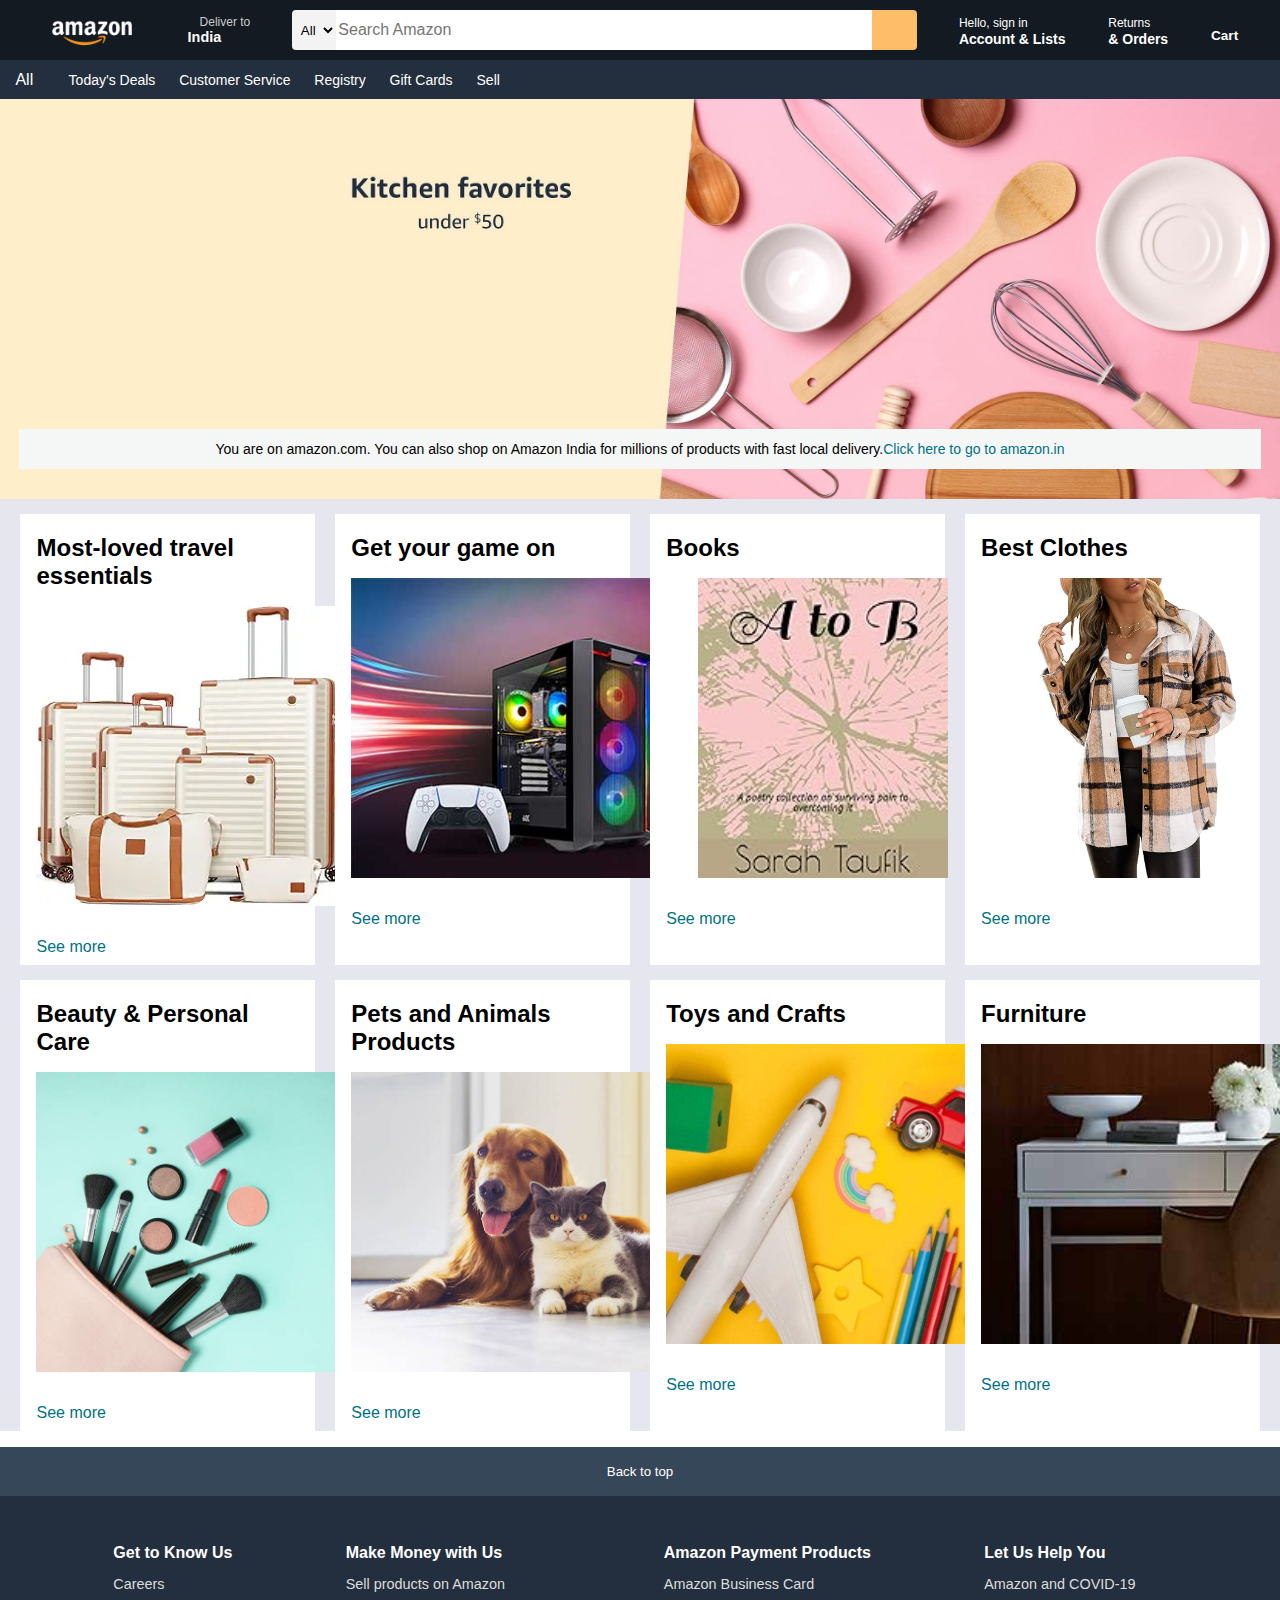
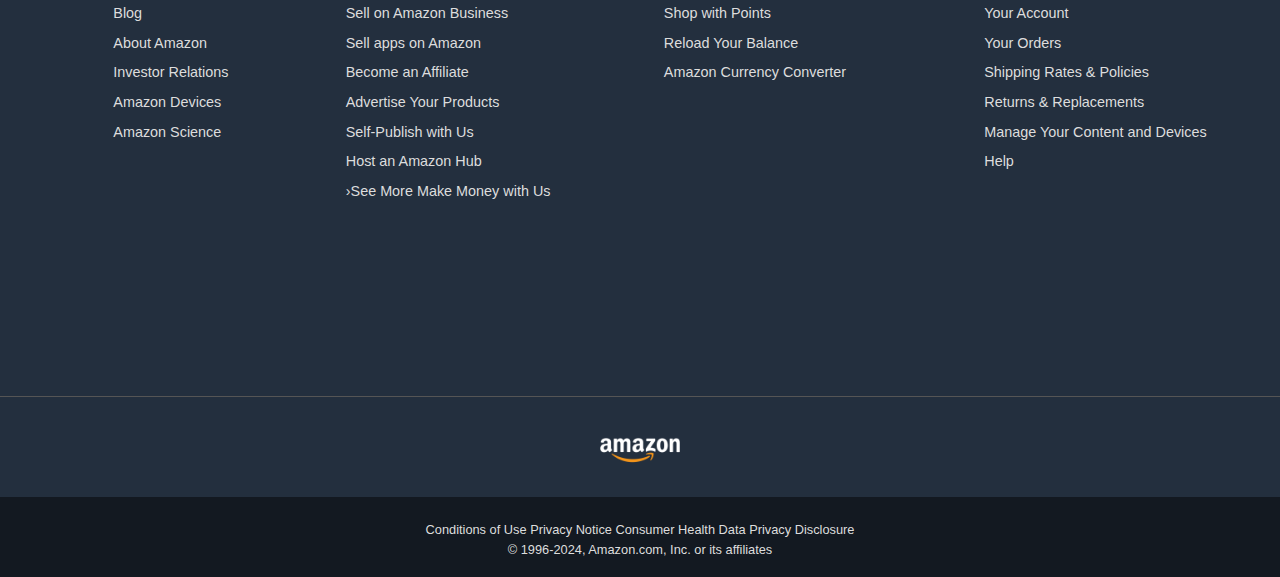
<file: Amazon/index.html>
<!DOCTYPE html>
<html lang="en">
<head>
    <meta charset="UTF-8">
    <meta name="viewport" content="width=device-width, initial-scale=1.0">
    <title>Amazon</title>
    <link rel="stylesheet" href="https://cdnjs.cloudflare.com/ajax/libs/font-awesome/6.6.0/css/all.min.css" integrity="sha512-Kc323vGBEqzTmouAECnVceyQqyqdsSiqLQISBL29aUW4U/M7pSPA/gEUZQqv1cwx4OnYxTxve5UMg5GT6L4JJg==" crossorigin="anonymous" referrerpolicy="no-referrer" />
    <link rel="stylesheet" href="style.css">
</head>
<body>
    <header>
        <div class="navbar">
            <div class="nav-logo border">
                <div class="logo"></div>
            </div>
            <div class="nav-address border">
                <p class="add-first">Deliver to</p>
                <div class="add-icon">
                    <i class="fa-solid fa-location-dot"></i> 
                    <p class="add-second ">India</p> 
                </div>
            </div>
            <div class="nav-search">
                <select class="search-select">
                    <option>All</option>
                </select>
                <input placeholder="Search Amazon" class="search-input">
                <div class="search-icon">
                    <i class="fa-solid fa-magnifying-glass"></i> 
                </div>
            </div>
        
            <div class="nav-signin border">
                <p><span>Hello, sign in</span></p>
                <p class="nav-second">Account & Lists</p>
            </div>

            <div class="nav-return border">
                <p><span>Returns</span></p>
                <p class="nav-second">& Orders</p>
            </div>

            <div class="nav-cart border">
                <i class="fa-solid fa-cart-shopping"></i>
                Cart
            </div>
        </div>

        <div class="panel">
            <div class="panel-all">
                <i class="fa-solid fa-bars"></i>
                All
            </div>
            <div class="panel-ops">
                <p>Today's Deals</p>
                <p>Customer Service</p>
                <p>Registry</p>
                <p>Gift Cards</p>
                <p>Sell</p>
            </div>
        </div>
    </header> 
    <div class="hero-section">
        <div class="hero-msg">
            You are on amazon.com. You can also shop on Amazon India for millions of products with fast local delivery. <a>Click here to go to amazon.in</a>
        </div>
    </div>

    <div class="shop-section">
        <div class="box1 box">
            <div class="box-content">
                <h2>Most-loved travel essentials</h2>
                <div class="box1-img"></div>
                <p>See more</p>
            </div>
        </div>
        <div class="box2 box">
            <div class="box-content">
                <h2>Get your game on</h2>
                <div class="box2-img"></div>
                <p>See more</p>
            </div>
        </div>
        <div class="box3 box">
            <div class="box-content">
                <h2>Books</h2>
                <div class="box3-img"></div>
                <p>See more</p>
            </div>
        </div>
        <div class="box4 box">
            <div class="box-content">
                <h2>Best Clothes</h2>
                <div class="box4-img"></div>
                <p>See more</p>
            </div>
        </div>
        <div class="box5 box">
            <div class="box-content">
                <h2>Beauty & Personal Care</h2>
                <div class="box5-img"></div>
                <p>See more</p>
            </div>
        </div>
        <div class="box6 box">
            <div class="box-content">
                <h2>Pets and Animals Products</h2>
                <div class="box6-img"></div>
                <p>See more</p>
            </div>
        </div>
        <div class="box7 box">
            <div class="box-content">
                <h2>Toys and Crafts</h2>
                <div class="box7-img"></div>
                <p>See more</p>
            </div>
        </div>
        <div class="box8 box">
            <div class="box-content">
                <h2>Furniture</h2>
                <div class="box8-img"></div>
                <p>See more</p>
            </div>
        </div>
    </div>

    <footer>
        <div class="foot-panel1">
            Back to top 
        </div>

        <div class="foot-panel2">
            <ul>
                <p>Get to Know Us</p>
                <a>Careers</a>
                <a>Blog</a>
                <a>About Amazon</a>
                <a>Investor Relations</a>
                <a>Amazon Devices</a>
                <a>Amazon Science</a>
            </ul>
            <ul>
                <p>Make Money with Us</p>
                <a>Sell products on Amazon</a>
                <a>Sell on Amazon Business</a>
                <a>Sell apps on Amazon</a>
                <a>Become an Affiliate</a>
                <a>Advertise Your Products</a>
                <a>Self-Publish with Us</a>
                <a>Host an Amazon Hub</a>
                <a>›See More Make Money with Us</a>
            </ul>
            <ul>
                <p>Amazon Payment Products</p>
                <a>Amazon Business Card</a>
                <a>Shop with Points</a>
                <a>Reload Your Balance</a>
                <a>Amazon Currency Converter</a>
            </ul>
            <ul>
                <p>Let Us Help You</p>
                <a>Amazon and COVID-19</a>
                <a>Your Account</a>
                <a>Your Orders</a>
                <a>Shipping Rates & Policies</a>
                <a>Returns & Replacements</a>
                <a>Manage Your Content and Devices</a>
                <a>Help</a>
            </ul>
        </div>

        <div class="foot-panel3">
            <div class="logo"></div>
        </div>

        <div class="foot-panel4">
            <div class="pages">
                <a>Conditions of Use</a>
                <a>Privacy Notice</a>
                <a>Consumer Health Data Privacy Disclosure</a>
            </div>

            <div class="copyright">
                © 1996-2024, Amazon.com, Inc. or its affiliates
            </div>
        </div>
    </footer>
</body>
</html>
</file>
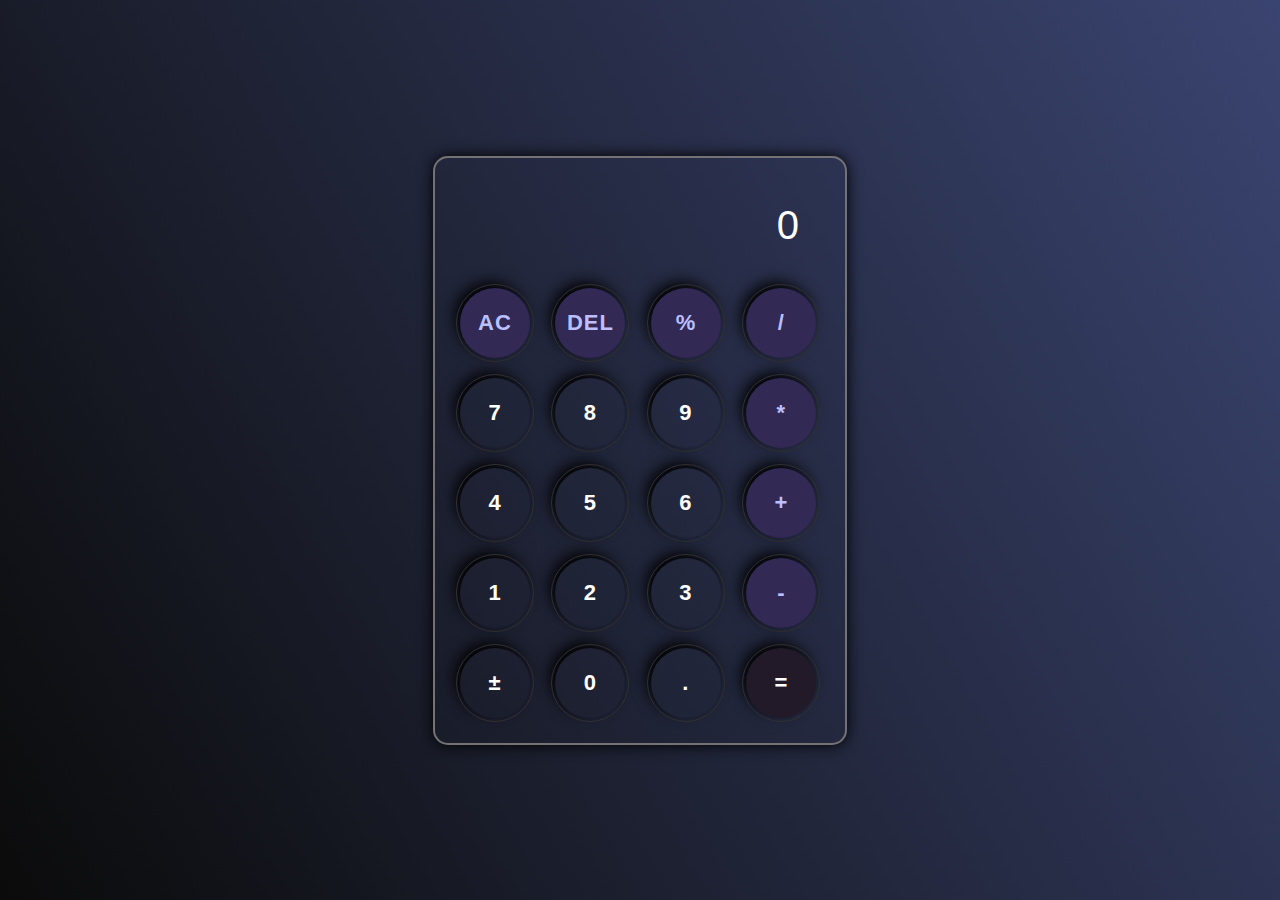
<file: Calculator/index.html>
<!DOCTYPE html>
<html lang="en">
<head>
    <meta charset="UTF-8">
    <meta name="viewport" content="width=device-width, initial-scale=1.0">
    <title>Calculator | CodeSoft</title>
    <link rel="stylesheet" href="style.css">
</head>
<body>
    <div class="calculator">
        <div class="display">
            <input type="text" id="inputBox" value="0" placeholder="0" disabled/>
        </div>
        <div class="row">
            <button type="button" class="opr">AC</button>
            <button type="button" class="opr">DEL</button>
            <button type="button" class="opr">%</button>
            <button type="button" class="opr">/</button>
        </div>
        <div class="row">
            <button type="button">7</button>
            <button type="button">8</button>
            <button type="button">9</button>
            <button type="button" class="opr">*</button>
        </div>
        <div class="row">
            <button type="button">4</button>
            <button type="button">5</button>
            <button type="button">6</button>
            <button type="button" class="opr">+</button>
        </div>
        <div class="row">
            <button type="button">1</button>
            <button type="button">2</button>
            <button type="button">3</button>
            <button type="button" class="opr">-</button>
        </div>
        <div class="row">
            <button type="button" id="plusMinus">&#xB1;</button>
            <button type="button">0</button>
            <button type="button">.</button>
            <button type="button" id="eqBtn">=</button>
        </div>
    </div>

    <script src="app.js"></script>
</body>
</html>
</file>
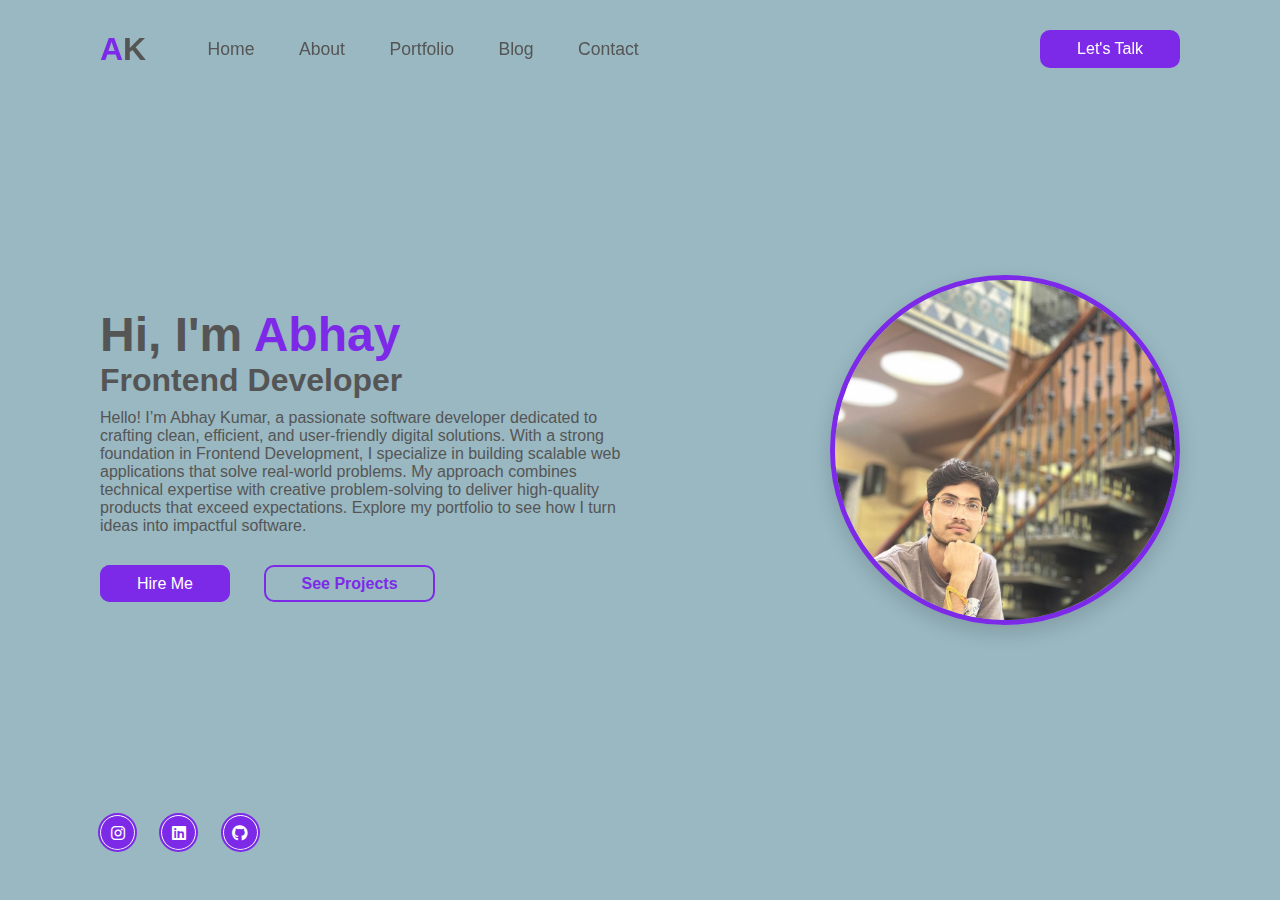
<file: Portfolio/index.html>
<!DOCTYPE html>
<html lang="en">
<head>
    <meta charset="UTF-8">
    <meta http-equiv="X-UA-Compatible" content="IE=edge">
    <meta name="viewport" content="width=device-width, initial-scale=1.0">
    <title>Personal Portfolio</title>
    <link rel="stylesheet" href="https://cdnjs.cloudflare.com/ajax/libs/font-awesome/6.7.2/css/all.min.css">
    <link rel="stylesheet" href="style.css">
    
</head>
<body>
    <header>
        <h2 class="logo"><span>A</span>K</h2>
        <nav class="navigation">
            <a href="#">Home</a>
            <a href="./about.html">About</a>
            <a href="./portfolio.html">Portfolio</a>
            <a href="./blog.html">Blog</a>
            <a href="./contact.html">Contact</a>
        </nav>
        <a href="#" class="btn-talk">Let's Talk</a>
    </header>
    <section class="home">
        <!-- <img src="./back (2).jpg" alt=""> -->
        <div class="content">
            <h2>Hi, I'm <span>Abhay</span></h2>
            <h4>Frontend Developer</h4>
            <p>Hello! I’m Abhay Kumar, a passionate software developer dedicated to crafting clean, efficient, and user-friendly digital solutions. With a strong foundation in Frontend Development, I specialize in building scalable web applications that solve real-world problems. My approach combines technical expertise with creative problem-solving to deliver high-quality products that exceed expectations. Explore my portfolio to see how I turn ideas into impactful software.</p>

            <div class="btn-group">
                <a href="#">Hire Me</a>
                <a href="#">See Projects</a>
            </div>
        </div>

        <div class="social-icons">
            <a href="#"><i class="fa-brands fa-instagram"></i></a>
            <a href="#"><i class="fa-brands fa-linkedin"></i></a>
            <a href="#"><i class="fa-brands fa-github"></i></a>
        </div>
        
        <div class="profile-image">
            <img src="pic.jpg" alt="profile-photo">

        </div>

    </section>
    
</body>
</html>
</file>
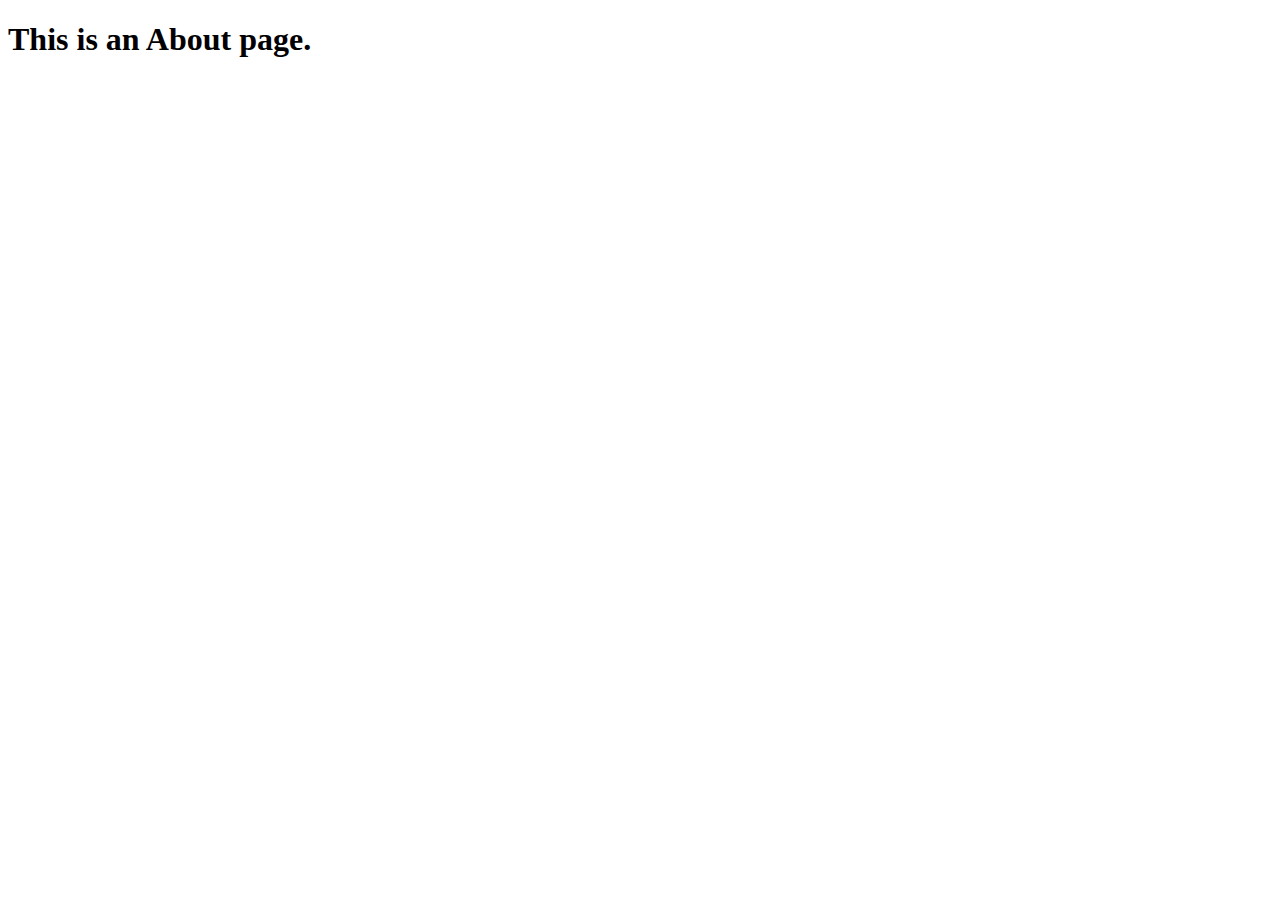
<file: Portfolio/about.html>
<!DOCTYPE html>
<html lang="en">
<head>
    <meta charset="UTF-8">
    <meta name="viewport" content="width=device-width, initial-scale=1.0">
    <title>Document</title>
</head>
<body>
    <h1>This is an About page.</h1>
</body>
</html>
</file>
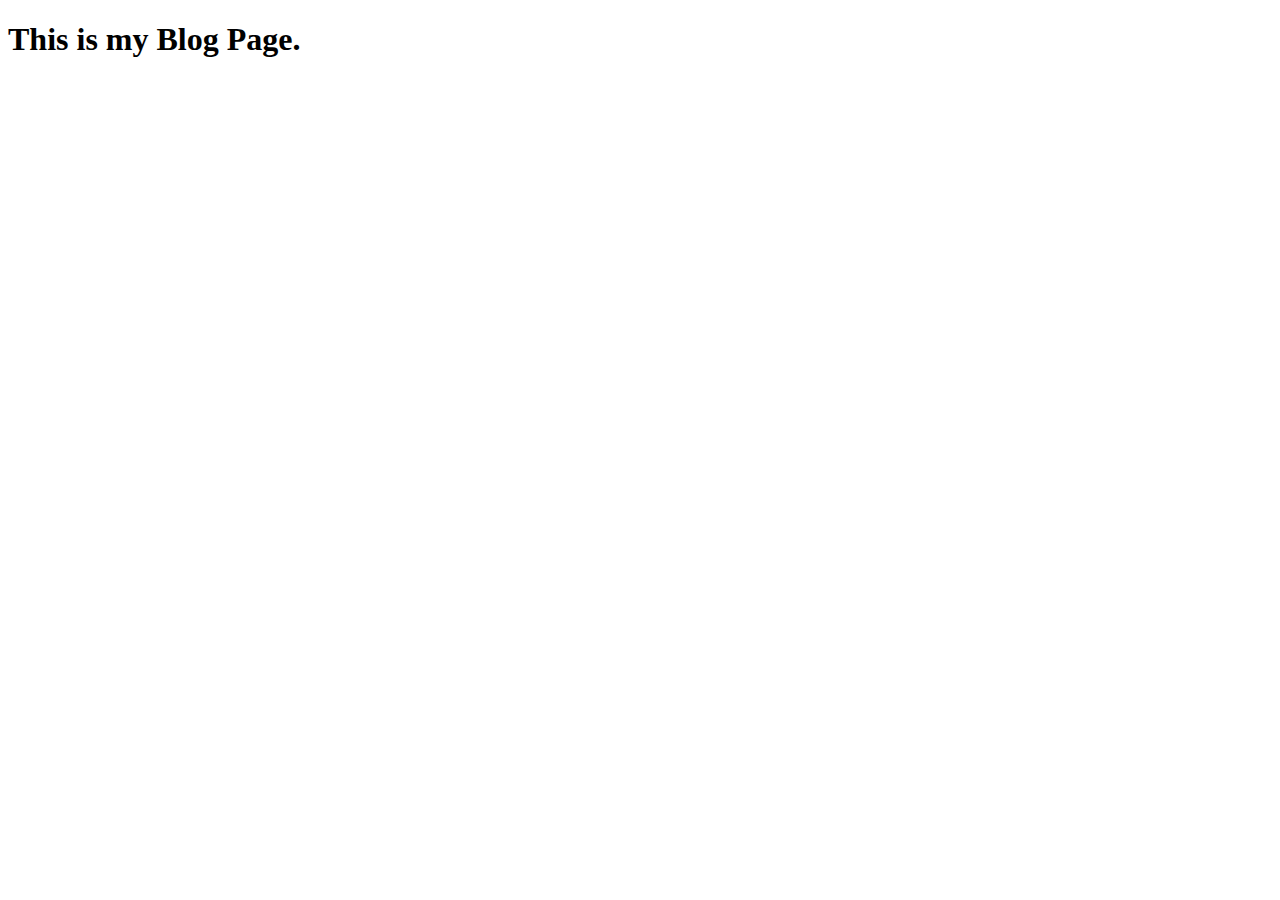
<file: Portfolio/blog.html>
<!DOCTYPE html>
<html lang="en">
<head>
    <meta charset="UTF-8">
    <meta name="viewport" content="width=device-width, initial-scale=1.0">
    <title>Document</title>
</head>
<body>
    <h1>This is my Blog Page.</h1>
</body>
</html>
</file>
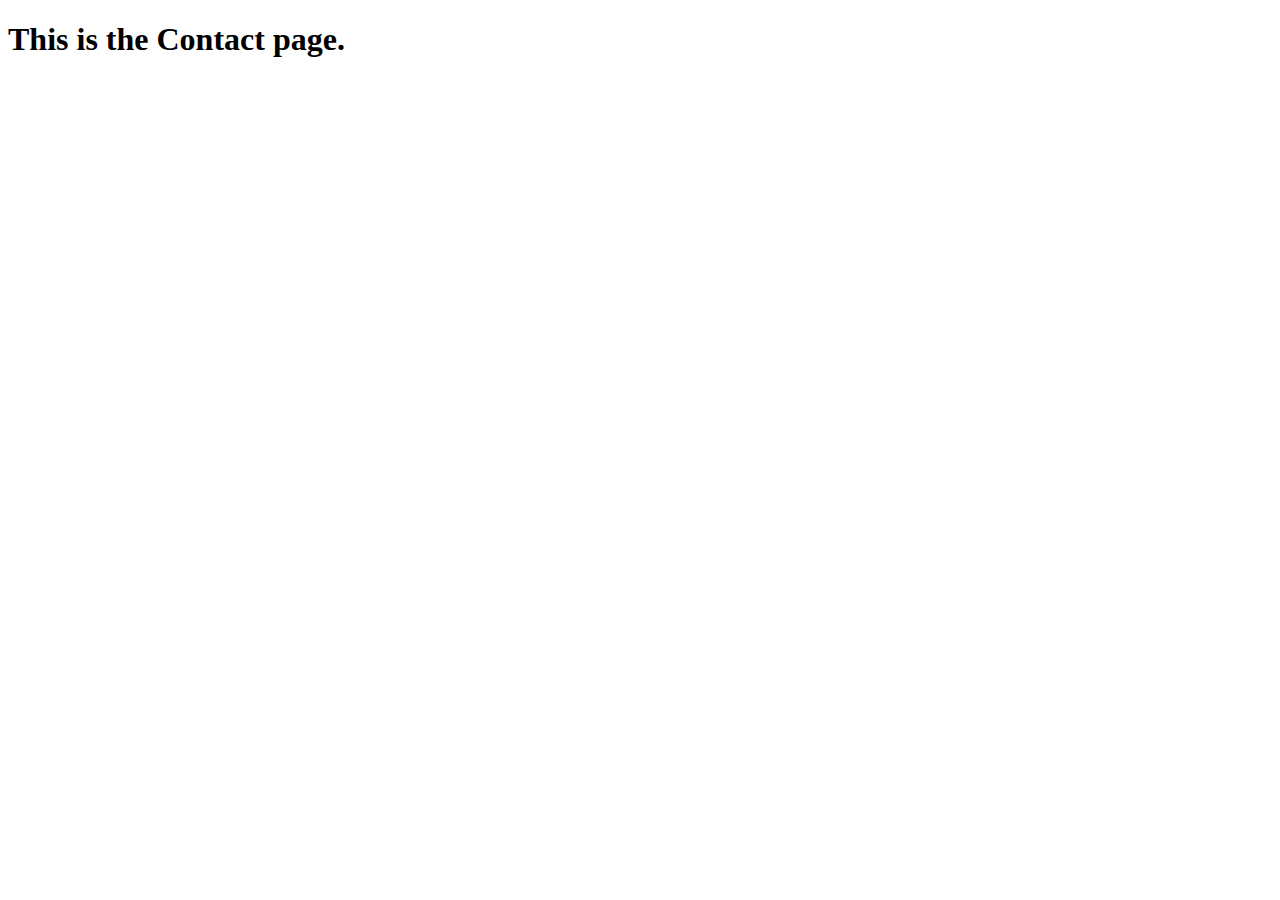
<file: Portfolio/contact.html>
<!DOCTYPE html>
<html lang="en">
<head>
    <meta charset="UTF-8">
    <meta name="viewport" content="width=device-width, initial-scale=1.0">
    <title>Document</title>
</head>
<body>
    <h1>This is the Contact page.</h1>
</body>
</html>
</file>
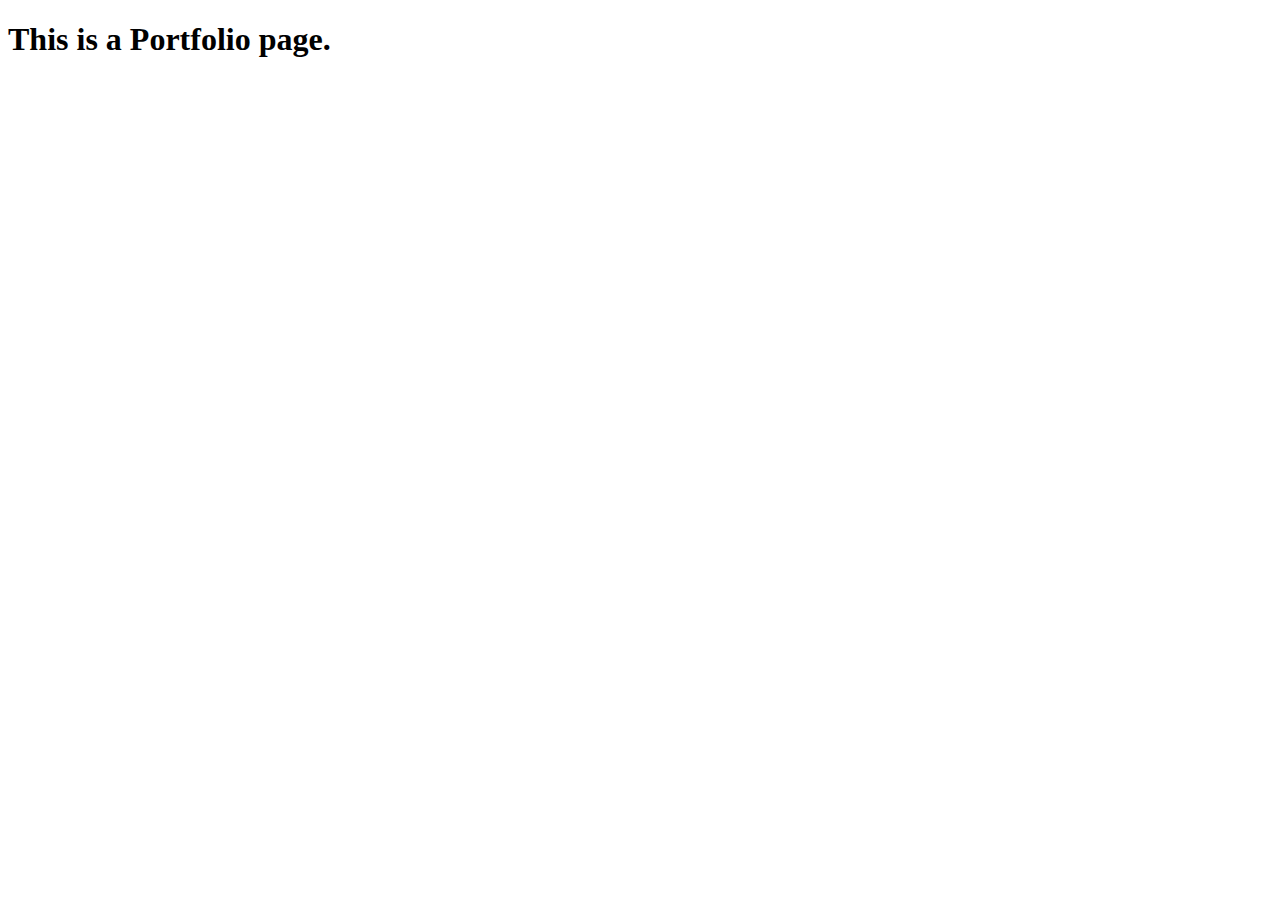
<file: Portfolio/portfolio.html>
<!DOCTYPE html>
<html lang="en">
<head>
    <meta charset="UTF-8">
    <meta name="viewport" content="width=device-width, initial-scale=1.0">
    <title>Document</title>
</head>
<body>
    <h1>This is a Portfolio page.</h1>
</body>
</html>
</file>
<file: Amazon/style.css>
*{
    margin: 0;
    font-family: Arial;
    border: border-box;
}

.navbar{
    height: 60px;
    background-color: #131a22;
    color: white;
    display: flex;
    align-items: center;
    justify-content: space-evenly;
}

.nav-logo{
    height: 50px;
    width: 100px;
}

.logo{
    background-image: url("amazon_logo.png");
    background-size: cover;
    height: 50px;
    width: 100%;
}

.border{
    border: 1.5px solid transparent;
}

.border:hover{
    border: 1.5px solid white;
}

/* box2 */

.add-first{
    color: #cccccc;
    font-size: 0.75rem;
    margin-left: 15px;
}

.add-second{
    font-size: 0.90rem;
    font-weight: 700;
    margin-left: 3px;
}

.add-icon{
    display: flex;
}

/* box3 */

.nav-search{
    display: flex;
    justify-content: space-evenly;
    width: 625px;
    height: 40px;
    border-radius: 4px;
    border: none;
}

.nav-search:hover{ 
    border: 3px solid #f08804;
    border-radius: 4px;
}

.search-select{
    background-color: #f3f3f3;
    width: 52px;
    text-align: center;
    border-top-left-radius: 4px;
    border-bottom-left-radius: 4px;
    border: none;
}

.search-input{
    width: 100%;
    font-size: 1rem;
    border: none; 
}

.search-icon{
    width: 52.9px;
    display: flex;
    justify-content: center;
    align-items: center;
    font-size: 1.2rem;
    background-color: #febd69;
    color: #131a22;
    border-top-right-radius: 4px;
    border-bottom-right-radius: 4px;
}

/* box4 */

span{
    font-size: 0.75rem;
}

.nav-second{
    font-size: 0.875rem;
    font-weight: 700;
}

/* box6 */

.nav-cart i{
    font-size: 30px;
}

.nav-cart{
    font-size: 0.85rem;
    font-weight: 700;
}

/* panel */

.panel{
    height: 39px;
    background-color: #232f3e;
    color: white;
    display: flex;
    align-items: center;
    justify-content: space-evenly;

}

.panel-ops p{
    display: inline;
    margin-left: 20px;
}

.panel-ops{
    width: 95% ;
    font-size: 0.875rem;
}

/* hero section */

.hero-section{
    background-image: url("back.jpg");
    background-size: cover;
    height: 400px;
    display: flex;
    justify-content: center;
    align-items: flex-end;
}

.hero-msg{
    background-color: #f5f6f6;
    height: 40px;
    display: flex;
    justify-content: center;
    align-items: center;
    font-size: 0.875rem;
    width: 97%;
    margin-bottom: 30px;
}

.hero-msg a{
    color: #007185;
}

/* shopping section */

.shop-section{
    display: flex;
    flex-wrap: wrap;
    justify-content: space-evenly;
    background-color: #e6e6ee;
    
}

.box{
    /* border: 2px solid black; */
    height: 416px;
    width: 23%;
    background-color: #ffffff;
    padding: 20px 0px 15px;
    margin-top: 15PX;
}

.box1-img{
    height: 300px;
    width: 300px;
    background-image: url("TravelBag.jpg");
    background-size: cover;
    margin-top: 1rem;
}

.box2-img{
    height: 300px;
    width: 315px;
    background-image: url("Gaming_store.jpg");
    background-size: cover;
    margin-top: 1rem;
}

.box3-img{
    height: 300px;
    width: 250px;
    background-image: url("book.jpg");
    background-size: cover;
    margin-top: 1rem;
    margin-left: 2rem;
}

.box4-img{
    height: 300px;
    width: 200px;
    background-image: url("clothes.jpg");
    background-size: cover;
    margin-top: 1rem;
    margin-left: 3.5rem;
}

.box5-img{
    height: 300px;
    width: 300px;
    background-image: url("box5_image.jpg");
    background-size: cover;
    margin-top: 1rem;
}

.box6-img{
    height: 300px;
    width: 300px;
    background-image: url("box6_image.jpg");
    background-size: cover;
    margin-top: 1rem;
}

.box7-img{
    height: 300px;
    width: 300px;
    background-image: url("box7_image.jpg");
    background-size: cover;
    margin-top: 1rem;
}

.box8-img{
    height: 300px;
    width: 300px;
    background-image: url("furniture.jpg");
    background-size: cover;
    margin-top: 1rem;
}

.box-content{
    margin-left: 1rem;
    margin-right: 1rem;
}

.box-content p{
    color: #007185;
    margin-top: 2rem;
}

/* footer */

footer{
    margin-top: 1rem;
}

.foot-panel1{
    background-color: #37475a;
    color: #ffffff;
    height: 49px;
    display: flex;
    justify-content: center;
    align-items: center;
    font-size: 0.83rem;
}

.foot-panel2{
    background-color: #232f3e;
    color: #ffffff;
    height: 500px;
    display: flex;
    justify-content: space-evenly;
}

ul{
    margin-top: 3rem;
}

ul a{
    display: block;
    font-size: 0.90rem;
    margin-top: 0.85rem;
    color: #dddddd;
}

ul p{
    font-weight: 700;
}

.foot-panel3{
    background-color: #232f3e;
    color: #ffffff;
    border-top: 0.001px solid #555555;
    height: 100px;
    display: flex;
    justify-content: center;
    align-items: center;
}

.logo{
    background-image: url("amazon_logo.png");
    background-size: cover;
    height: 50px;
    width: 100px;
}

.foot-panel4{
    background-color: #131921;
    color: #dddddd;
    height: 80px;
    font-size: 0.80rem;
    text-align: center;
}

.pages{
    padding-top: 25px;
    
}

.copyright{
    padding-top: 5px;
}
</file>
<file: Calculator/style.css>
*{
    margin: 0;
    padding: 0;
    box-sizing: border-box;
    font-family: Arial, Helvetica, sans-serif;
    letter-spacing: 1px;
}

body{
    min-height: 100vh;
    max-width: 100%;
    display: flex;
    justify-content: center;
    align-items: center;
    /* display: grid;
    place-items: center; */
    background: linear-gradient(60deg, #0b0b0b, #3a4470);
}

.calculator{
    padding: 15px;
    box-shadow: 0 0 15px #000;
    border: 2px solid rgb(116, 114, 114);
    border-radius: 15px;
}

.display input{
    width: 360px;
    border: none;
    outline: none;
    padding: 20px;
    margin: 10px;
    background: transparent;
    color: #fff;
    font-size: 40px;
    text-align: right;
    cursor: pointer;
}

input::placeholder{
    color: #fff;
}

button{
    width: 70px;
    height: 70px;
    margin: 10px;
    background: transparent;
    color: #fff;
    font-size: 22px;
    font-weight: 600;
    border: 0;
    border-radius: 50%;
    box-shadow: -5px -6px 15px #000;
    outline: 1px solid #313131;
    outline-offset: 3px;
    cursor: pointer;
}

button:active{
    background: #000;
    transform: translate(2px, 2px);
}

.opr{
    color: #bbbfff;
    background: #322954;
    font-weight: 700;
}

#eqBtn{
    background: rgb(34, 26, 41);
    font-weight: 900;
}
</file>
<file: Portfolio/style.css>
*{
    margin: 0;
    padding: 0;
    box-sizing: border-box;
    font-family: 'poppins', sans-serif;
}

header{
    position: fixed;
    top: 0;
    left: 0;
    width: 100%;
    padding: 30px 100px;
    display: flex;
    justify-content: space-between;
    align-items: center;
    z-index: 100;
}

.logo{
    font-size: 2rem;
    color: #555;
    cursor: default;
}

.logo span{
    color: #7d2ae8;
}

.navigation{
    margin-left: -300px;
}

.navigation a{
    font-size: 1.1em;
    color: #555;
    text-decoration: none;
    margin-right: 40px;
    font-weight: 500;
    transition: .3s;
}

.navigation a:hover{
    color: #7d2ae8;
}

.btn-talk{
    color: #fff;
    text-decoration: none;
    padding: 8px 35px;
    background-color: #7d2ae8;
    border-radius: 10px;
    border: 2px solid #7d2ae8;
    font-weight: 500;
    transition: .3s;
}

.btn:hover{
    color: #7d2ae8;
    background-color: transparent;
}

.home{
    position: relative;
    width: 100%;
    height: 100vh;
    /* background: url(nback.jpg); */
    background-repeat: no-repeat;
    background-size: cover;
    background-position: center;
    display: flex;
    align-items: center;
    pad: 30px 100px;
}

.content{
    max-width: 500px;
    color: #555;
}

.content h2{
    font-size: 3em;
}

.content h2 span{
    color: #7d2ae8;
}

.content h4{
    font-size: 2em;
}

.content p{
    padding: 10px 0 40px 0;
}

.btn-group a:nth-child(1){
    color: #fff;
    text-decoration: none;
    padding: 8px 35px;
    background-color: #7d2ae8;
    border-radius: 10px;
    border: 2px solid #7d2ae8;
    font-weight: 500;
    transition: .3s;
}

.btn-group a:hover:nth-child(1){
    color: #7d2ae8;
    background-color: transparent;
}

.btn-group a:nth-child(2){
    color: #7d2ae8;
    text-decoration: none;
    padding: 8px 35px;
    background-color: transparent;
    border-radius: 10px;
    border: 2px solid #7d2ae8;
    font-weight: 500;
    transition: .3s;
    margin-left: 30px;
    font-weight: bold;
    
}

.btn-group a:hover:nth-child(2){
    color: #fff;
    background-color: #7d2ae8;
}

.social-icons{
    position: absolute;
    bottom: 50px;
}

.social-icons a{
    display: inline-block;
    width: 35px;
    height: 35px;
    background-color: #7d2ae8;
    border-radius: 50%;
    margin-right: 22px;
    text-align: center;
    line-height: 35px;
    border: 1px solid white;
    outline: 2px solid #7d2ae8;
    transition: .3s;
}

.social-icons a:hover{
    transform: translateY(-5px);
}

.social-icons a i{
    color: #fff;
}

.home{
    display: flex;
    justify-content: space-between;
    align-items: center;
    padding: 30px 100px;
    background-color: rgba(85, 136, 153, 0.6);
}

.content{
    max-width: 50%;
    color: #555;
}

.profile-image{
    flex-shrink: 0;
    width: 350px;
    height: 350px;
    overflow: hidden;
    border-radius: 50%;
    box-shadow: 0 8px 20px rgba(0, 0, 0, 0.15);
    border: 5px solid #7d2ae8;
}

.profile-image img{
    width: 100%;
    height: 100%;
    object-fit: cover;
    object-position: center;
}
</file>
